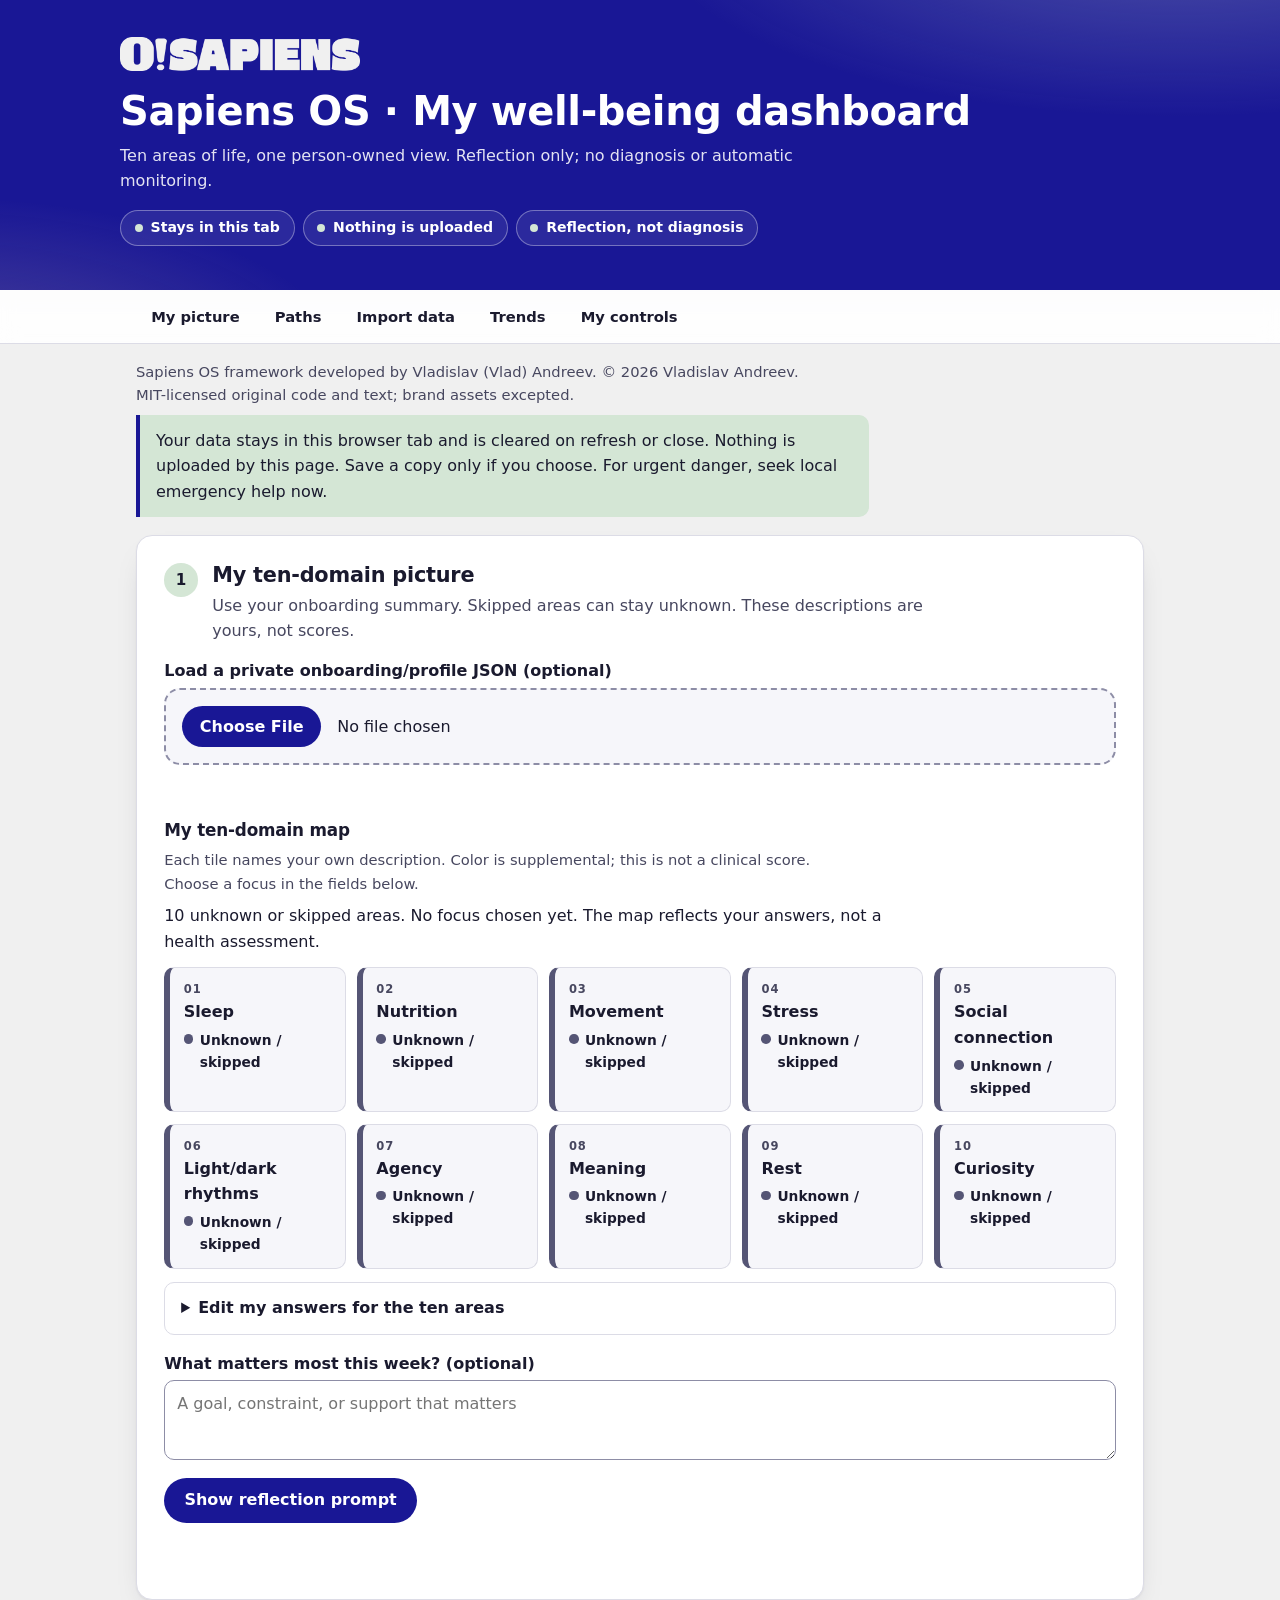
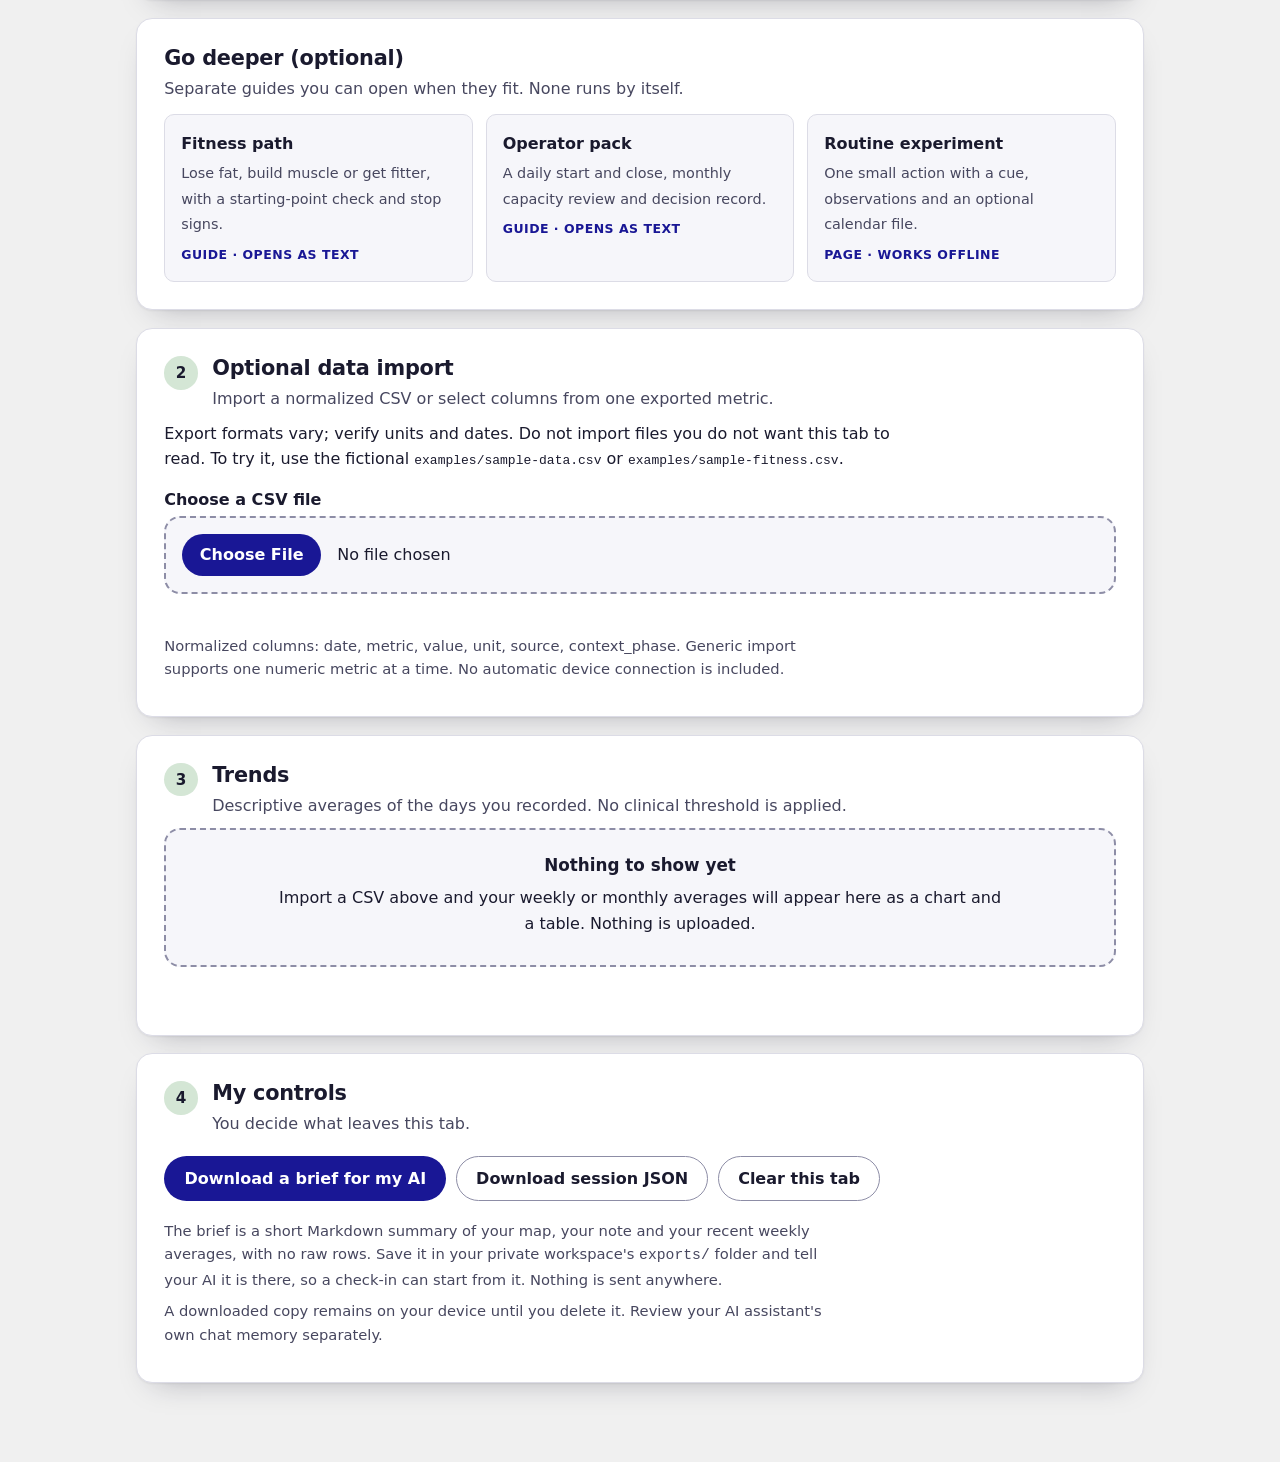
<file: dashboard/index.html>
<!doctype html>
<html lang="en">
<head>
<meta charset="utf-8"><meta name="viewport" content="width=device-width,initial-scale=1">
<meta name="color-scheme" content="light dark">
<title>Sapiens OS · My well-being dashboard</title>
<link rel="stylesheet" href="../assets/theme.css">
<style>
.skip{position:absolute;left:-999px;top:.5rem;background:var(--primary);color:var(--on-primary);padding:.6rem 1rem;border-radius:999px;z-index:20}.skip:focus{left:.5rem}
.chips{display:flex;flex-wrap:wrap;gap:.5rem;list-style:none;padding:0;margin:1rem 0 0}.chips li{display:inline-flex;align-items:center;gap:.5rem;padding:.35rem .85rem;border:1px solid rgba(255,255,255,.35);border-radius:999px;font-size:.88rem;font-weight:600;background:rgba(255,255,255,.08)}.chips li::before{content:"";width:.5rem;height:.5rem;border-radius:50%;background:#D4E6D5}
.topnav{position:sticky;top:0;z-index:10;background:color-mix(in srgb,var(--surface) 88%,transparent);backdrop-filter:saturate(1.4) blur(10px);border-bottom:1px solid var(--border)}.topnav>div{display:flex;gap:.3rem;overflow-x:auto;padding:.5rem 1rem;scrollbar-width:thin}.topnav a{flex:none;text-decoration:none;font-weight:650;font-size:.92rem;padding:.4rem .95rem;border-radius:999px;color:var(--text)}.topnav a:hover{background:var(--hover)}
section[id]{scroll-margin-top:4rem}
.card-head{display:flex;gap:.9rem;align-items:flex-start;margin-bottom:.6rem}.card-head p{margin:.1rem 0 0;color:var(--muted)}.step{flex:none;width:2.1rem;height:2.1rem;border-radius:50%;background:var(--chip-bg);color:var(--chip-text);display:grid;place-items:center;font-weight:800;font-size:.95rem}
.domain-map{display:grid;grid-template-columns:repeat(auto-fit,minmax(168px,1fr));gap:.7rem;list-style:none;padding:0;margin:.8rem 0}
.domain-map li{position:relative;border:1px solid var(--border);border-left:.4rem solid var(--unknown);border-radius:var(--radius-sm);padding:.75rem .85rem .8rem;background:var(--surface-2);min-height:5.2rem}
.domain-map li[data-status=supportive]{border-left-color:var(--ok)}.domain-map li[data-status=mixed]{border-left-color:var(--mixed)}.domain-map li[data-status=difficult]{border-left-color:var(--hard)}.domain-map li[data-status=unknown]{border-left-color:var(--unknown)}
.domain-map .idx{display:block;font-size:.72rem;font-weight:700;letter-spacing:.08em;color:var(--muted)}.domain-map strong{display:block;font-size:1rem;margin:.05rem 0 .25rem}
.domain-map .status{display:flex;align-items:flex-start;gap:.4rem;font-size:.86rem;font-weight:650}.domain-map .status::before{content:"";width:.6rem;height:.6rem;border-radius:50%;background:var(--unknown);flex:none;margin-top:.4em}
.domain-map li[data-status=supportive] .status::before{background:var(--ok)}.domain-map li[data-status=mixed] .status::before{background:var(--mixed)}.domain-map li[data-status=difficult] .status::before{background:var(--hard)}
.domain-map .chip{display:inline-block;margin-top:.45rem;padding:.12rem .6rem;border-radius:999px;background:var(--chip-bg);color:var(--chip-text);font-size:.76rem;font-weight:700}
.domain-map p{margin:.4rem 0 0;font-size:.88rem;color:var(--muted);overflow-wrap:anywhere}
details.edit{border:1px solid var(--border);border-radius:var(--radius-sm);margin:.6rem 0 1rem;background:var(--surface)}details.edit>summary{cursor:pointer;font-weight:700;padding:.8rem 1rem;border-radius:var(--radius-sm)}details.edit[open]>summary{border-bottom:1px solid var(--border)}details.edit>div{padding:.2rem 1rem 1rem}
#domains{display:grid;grid-template-columns:repeat(auto-fit,minmax(270px,1fr));gap:.8rem}#domains fieldset{margin:.4rem 0}
.paths{display:grid;grid-template-columns:repeat(auto-fit,minmax(220px,1fr));gap:.8rem;margin-top:.8rem}.path{display:block;text-decoration:none;border:1px solid var(--border);border-radius:var(--radius-sm);padding:1rem;background:var(--surface-2);transition:transform .12s ease,border-color .12s ease}.path:hover{border-color:var(--accent);transform:translateY(-2px)}.path strong{display:block;margin-bottom:.2rem}.path span{color:var(--muted);font-size:.9rem}.path em{display:block;margin-top:.5rem;font-style:normal;font-size:.78rem;font-weight:700;letter-spacing:.04em;color:var(--accent)}
.empty{border:2px dashed var(--border-strong);border-radius:var(--radius);padding:1.4rem;text-align:center;background:var(--surface-2)}.empty strong{display:block;font-size:1.05rem}.empty p{margin:.4rem auto}
.stats{display:grid;grid-template-columns:repeat(auto-fit,minmax(150px,1fr));gap:.7rem;margin:1rem 0}.stat{border:1px solid var(--border);border-radius:var(--radius-sm);padding:.8rem 1rem;background:var(--surface-2)}.stat span{display:block;font-size:.78rem;font-weight:700;letter-spacing:.05em;text-transform:uppercase;color:var(--muted)}.stat strong{display:block;font-size:1.4rem;line-height:1.25;font-variant-numeric:tabular-nums}.stat small{display:block;color:var(--muted)}
.chart-wrap{border:1px solid var(--border);border-radius:var(--radius-sm);padding:.6rem .6rem .2rem;background:var(--surface);margin:.8rem 0 .4rem}
svg.chart{display:block;width:100%;height:auto}.chart .gl{stroke:var(--border);stroke-width:1}.chart text{fill:var(--muted);font-size:11px;font-family:inherit}.chart .line{fill:none;stroke:var(--accent);stroke-width:2.5;stroke-linejoin:round;stroke-linecap:round}.chart .area{fill:var(--accent);opacity:.09}.chart .dot{fill:var(--accent);stroke:var(--surface);stroke-width:2}.chart .dot.partial{fill:var(--surface);stroke:var(--accent);stroke-width:2.5}.chart .band{fill:var(--band)}
fieldset.cue{background:var(--surface-2)}
#status,#profile-status,#reflection,#cue-result,#summary{min-height:1.5rem}
.actions{display:flex;flex-wrap:wrap}
@media(max-width:560px){.card-head{gap:.6rem}.stat strong{font-size:1.2rem}}
</style>
</head>
<body>
<a class="skip" href="#picture">Skip to the dashboard</a>
<header><div>
<img class="brand-logo" src="../assets/brand/osapiens-grey-logo.png" alt="O!Sapiens" width="800" height="113">
<h1>Sapiens OS · My well-being dashboard</h1>
<p>Ten areas of life, one person-owned view. Reflection only; no diagnosis or automatic monitoring.</p>
<ul class="chips"><li>Stays in this tab</li><li>Nothing is uploaded</li><li>Reflection, not diagnosis</li></ul>
</div></header>
<nav class="topnav" aria-label="Dashboard sections"><div><a href="#picture">My picture</a><a href="#paths">Paths</a><a href="#data">Import data</a><a href="#trends">Trends</a><a href="#controls">My controls</a></div></nav>
<main>
<p class="small muted">Sapiens OS framework developed by Vladislav (Vlad) Andreev. © 2026 Vladislav Andreev. MIT-licensed original code and text; brand assets excepted.</p>
<p class="notice">Your data stays in this browser tab and is cleared on refresh or close. Nothing is uploaded by this page. Save a copy only if you choose. For urgent danger, seek local emergency help now.</p>

<section id="picture" aria-labelledby="domains-title">
<div class="card-head"><span class="step" aria-hidden="true">1</span><div><h2 id="domains-title">My ten-domain picture</h2><p>Use your onboarding summary. Skipped areas can stay unknown. These descriptions are yours, not scores.</p></div></div>
<label for="profile">Load a private onboarding/profile JSON (optional)</label><input id="profile" type="file" accept=".json,application/json"><p id="profile-status" role="status" aria-live="polite"></p>
<h3>My ten-domain map</h3><p class="small muted">Each tile names your own description. Color is supplemental; this is not a clinical score. Choose a focus in the fields below.</p><p id="map-summary" aria-live="polite"></p>
<ul id="domain-map" class="domain-map" aria-label="Ten-domain qualitative map"></ul>
<details class="edit"><summary>Edit my answers for the ten areas</summary><div><div id="domains"></div></div></details>
<label for="note">What matters most this week? (optional)</label><textarea id="note" placeholder="A goal, constraint, or support that matters"></textarea>
<button id="reflect">Show reflection prompt</button><p id="reflection" aria-live="polite"></p>
</section>

<section id="paths" aria-labelledby="paths-title">
<div class="card-head"><div><h2 id="paths-title">Go deeper (optional)</h2><p>Separate guides you can open when they fit. None runs by itself.</p></div></div>
<div class="paths">
<a class="path" href="../docs/paths/FITNESS.md"><strong>Fitness path</strong><span>Lose fat, build muscle or get fitter, with a starting-point check and stop signs.</span><em>GUIDE · OPENS AS TEXT</em></a>
<a class="path" href="../operator/README.md"><strong>Operator pack</strong><span>A daily start and close, monthly capacity review and decision record.</span><em>GUIDE · OPENS AS TEXT</em></a>
<a class="path" href="../habits/index.html"><strong>Routine experiment</strong><span>One small action with a cue, observations and an optional calendar file.</span><em>PAGE · WORKS OFFLINE</em></a>
</div>
</section>

<section id="data" aria-labelledby="data-title">
<div class="card-head"><span class="step" aria-hidden="true">2</span><div><h2 id="data-title">Optional data import</h2><p>Import a normalized CSV or select columns from one exported metric.</p></div></div>
<p>Export formats vary; verify units and dates. Do not import files you do not want this tab to read. To try it, use the fictional <code>examples/sample-data.csv</code> or <code>examples/sample-fitness.csv</code>.</p>
<label for="file">Choose a CSV file</label><input id="file" type="file" accept=".csv,text/csv"><p id="status" role="status" aria-live="polite"></p>
<div id="mapping" class="hidden"><div class="grid"><div><label for="date-col">Date column</label><select id="date-col"></select></div><div><label for="value-col">Numeric value column</label><select id="value-col"></select></div><div><label for="metric-name">Metric name</label><input id="metric-name" value="my_metric"></div><div><label for="unit">Unit</label><input id="unit" placeholder="e.g. hours, steps, bpm"></div><div><label for="source">Source</label><input id="source" placeholder="e.g. Oura Trends"></div><div><label for="phase-col">Optional self-labeled context column</label><select id="phase-col"></select></div></div><button id="add-mapped">Add selected metric</button></div>
<p class="small muted">Normalized columns: date, metric, value, unit, source, context_phase. Generic import supports one numeric metric at a time. No automatic device connection is included.</p>
</section>

<section id="trends" aria-labelledby="trend-title">
<div class="card-head"><span class="step" aria-hidden="true">3</span><div><h2 id="trend-title">Trends</h2><p>Descriptive averages of the days you recorded. No clinical threshold is applied.</p></div></div>
<div id="trend-empty" class="empty"><strong>Nothing to show yet</strong><p>Import a CSV above and your weekly or monthly averages will appear here as a chart and a table. Nothing is uploaded.</p></div>
<div id="trend-filters" class="grid hidden"><div><label for="metric">Metric and unit</label><select id="metric"></select></div><div><label for="trend-source">Data source</label><select id="trend-source"></select></div><div><label for="period">Time view</label><select id="period"><option value="week">Weekly</option><option value="month">Monthly</option></select></div><div><label for="phase">Context filter</label><select id="phase"><option value="all">All self-labeled contexts</option></select></div></div>
<p id="summary" aria-live="polite"></p>
<div id="trend-body" class="hidden">
<div id="stats" class="stats" aria-label="Summary of the selected metric"></div>
<div class="chart-wrap"><div id="chart"></div></div>
<p id="chart-legend" class="small muted"></p>
<div class="scroll"><table><caption>Available observations; averages are descriptive</caption><thead><tr><th scope="col">Period</th><th scope="col">Average</th><th scope="col">Days observed</th><th scope="col">Days in span</th><th scope="col">Source(s)</th></tr></thead><tbody id="trend-rows"></tbody></table></div>
<p class="small muted">Averages use recorded days only. Missing days and a change of device or routine can distort comparisons. The first and last periods may be partial. No clinical threshold is applied.</p>
<fieldset class="cue"><legend>Optional personal review cue</legend><p class="small">Choose your own range for this metric and period. This is a prompt to reflect, never a medical limit. Leave either side blank. It checks two recent periods with enough observed days.</p><div class="grid"><div><label for="lower">Lower bound</label><input id="lower" type="number" step="any"></div><div><label for="upper">Upper bound</label><input id="upper" type="number" step="any"></div></div><button id="review-cue" class="secondary">Check my range</button><p id="cue-result" aria-live="polite"></p></fieldset>
</div>
</section>

<section id="controls" aria-labelledby="control-title">
<div class="card-head"><span class="step" aria-hidden="true">4</span><div><h2 id="control-title">My controls</h2><p>You decide what leaves this tab.</p></div></div>
<div class="actions"><button id="brief">Download a brief for my AI</button><button id="download" class="secondary">Download session JSON</button><button id="clear" class="secondary">Clear this tab</button></div>
<p class="small muted">The brief is a short Markdown summary of your map, your note and your recent weekly averages, with no raw rows. Save it in your private workspace's <code>exports/</code> folder and tell your AI it is there, so a check-in can start from it. Nothing is sent anywhere.</p>
<p class="small muted">A downloaded copy remains on your device until you delete it. Review your AI assistant's own chat memory separately.</p>
</section>
</main>
<script>
'use strict';
const domains=['Sleep','Nutrition','Movement','Stress','Social connection','Light/dark rhythms','Agency','Meaning','Rest','Curiosity'];
const state={rows:[],raw:null,headers:[],domains:{}};
const $=id=>document.getElementById(id);
const text=(id,s)=>$(id).textContent=s;
const escapeCSV=s=>String(s??'').trim();
function parseCSV(src){let rows=[],row=[],field='',quoted=false;for(let i=0;i<src.length;i++){let c=src[i];if(c==='"'){if(quoted&&src[i+1]==='"'){field+='"';i++}else quoted=!quoted}else if(c===','&&!quoted){row.push(field);field=''}else if((c==='\n'||c==='\r')&&!quoted){if(c==='\r'&&src[i+1]==='\n')i++;row.push(field);if(row.some(x=>x!==''))rows.push(row);row=[];field=''}else field+=c}if(quoted)throw Error('Unclosed quoted field');row.push(field);if(row.some(x=>x!==''))rows.push(row);if(!rows.length)throw Error('No CSV rows found');return rows}
function dateOnly(s){const x=String(s??'').trim().slice(0,10);if(!/^\d{4}-\d{2}-\d{2}$/.test(x))return null;const d=new Date(x+'T12:00:00Z');return !isNaN(d)&&d.toISOString().slice(0,10)===x?x:null}
function addRows(records){let valid=0,invalid=0;const keys=new Map(state.rows.map((r,i)=>[`${r.date}|${r.metric}|${r.unit}|${r.source}`,i]));for(const r of records){let date=dateOnly(r.date),value=Number(r.value),metric=escapeCSV(r.metric),unit=escapeCSV(r.unit),source=escapeCSV(r.source)||'unspecified';if(!date||!Number.isFinite(value)||!metric||!unit){invalid++;continue}let item={date,metric,value,unit,source,context_phase:escapeCSV(r.context_phase)||'unknown'};let key=`${date}|${metric}|${unit}|${source}`;if(keys.has(key))state.rows[keys.get(key)]=item;else{keys.set(key,state.rows.length);state.rows.push(item)}valid++}return{valid,invalid}}
const statusLabels={unknown:'Unknown / skipped',supportive:'Working well',mixed:'Mixed',difficult:'Difficult right now'};
function renderMap(){let list=$('domain-map');list.replaceChildren();let focuses=[],unknown=0;domains.forEach((name,index)=>{let d=state.domains[name]||{},status=statusLabels[d.status]?d.status:'unknown';if(status==='unknown')unknown++;if(d.focus)focuses.push(name);let li=document.createElement('li'),idx=document.createElement('span'),strong=document.createElement('strong'),line=document.createElement('span');li.dataset.status=status;idx.className='idx';idx.textContent=String(index+1).padStart(2,'0');strong.textContent=name;line.className='status';line.textContent=statusLabels[status];li.append(idx,strong,line);if(d.focus){let chip=document.createElement('span');chip.className='chip';chip.textContent='My focus';li.append(chip)}if(d.note){let note=document.createElement('p');note.textContent=d.note;li.append(note)}list.append(li)});text('map-summary',`${unknown} unknown or skipped area${unknown===1?'':'s'}. ${focuses.length?'You chose to explore: '+focuses.join(', ')+'.':'No focus chosen yet.'} The map reflects your answers, not a health assessment.`)}
function renderDomains(){let box=$('domains');box.replaceChildren();for(const name of domains){let field=document.createElement('fieldset'),legend=document.createElement('legend'),select=document.createElement('select'),label=document.createElement('label'),input=document.createElement('input'),focusLabel=document.createElement('label'),focus=document.createElement('input');let index=domains.indexOf(name),old=state.domains[name]||{};legend.textContent=name;select.id='d-'+index;select.setAttribute('aria-label',name+' status');for(const [value,labelText] of Object.entries(statusLabels))select.add(new Option(labelText,value));select.value=old.status||'unknown';label.textContent='My observation (optional)';label.htmlFor='n-'+index;input.id=label.htmlFor;input.value=old.note||'';focus.type='checkbox';focus.id='f-'+index;focus.checked=!!old.focus;focusLabel.htmlFor=focus.id;focusLabel.textContent=' I choose to explore this area';focusLabel.prepend(focus);let update=()=>{state.domains[name]={status:select.value,note:input.value,focus:focus.checked};renderMap()};for(const [el,event] of [[select,'change'],[input,'input'],[focus,'change']])el.addEventListener(event,update);field.append(legend,select,label,input,focusLabel);box.append(field)}renderMap()}
function reflect(){let focus=domains.filter(x=>state.domains[x]?.focus),message=focus.length?`You chose ${focus.join(', ')}. What makes ${focus.length===1?'this area':'these areas'} important now, what supports you, and what is one feasible next step or support option?`:'Which area, if any, matters to you most right now? You can choose a focus above, or choose no action.';text('reflection',message+' You decide what the map means; it is not a health assessment.')}
function options(sel,values){let previous=sel.value;sel.replaceChildren();for(const [v,label] of values)sel.add(new Option(label,v));if(values.some(x=>x[0]===previous))sel.value=previous}
function renderMetrics(){let combos=[...new Set(state.rows.map(r=>r.metric+'|'+r.unit))].sort();options($('metric'),combos.length?combos.map(x=>[x,x.replace('|',' · ')]):[['','No data yet']]);let phases=[...new Set(state.rows.map(r=>r.context_phase))].filter(x=>x!=='unknown').sort();options($('phase'),[['all','All self-labeled contexts'],...phases.map(x=>[x,x])]);renderSources()}
function renderSources(){let chosen=$('metric').value;let sources=[...new Set(state.rows.filter(r=>r.metric+'|'+r.unit===chosen).map(r=>r.source))].sort();options($('trend-source'),sources.length?sources.map(x=>[x,x]):[['','No source']]);renderTrends()}
function periodKey(date,mode){if(mode==='month')return date.slice(0,7);let d=new Date(date+'T12:00:00Z'),day=(d.getUTCDay()+6)%7;d.setUTCDate(d.getUTCDate()-day);return d.toISOString().slice(0,10)}
const fmt=v=>Number(v.toFixed(2));
function renderTrends(){const chosen=$('metric').value,source=$('trend-source').value,phase=$('phase').value,mode=$('period').value,body=$('trend-rows');body.replaceChildren();const hasData=state.rows.length>0;$('trend-empty').classList.toggle('hidden',hasData);$('trend-filters').classList.toggle('hidden',!hasData);let rows=state.rows.filter(r=>r.metric+'|'+r.unit===chosen&&r.source===source&&(phase==='all'||r.context_phase===phase));$('trend-body').classList.toggle('hidden',!rows.length);if(!rows.length){text('summary',hasData?'No observations for this selection. Missing data cannot establish that everything is well.':'');return}let groups=new Map();for(const r of rows){let key=periodKey(r.date,mode);if(!groups.has(key))groups.set(key,[]);groups.get(key).push(r)}let sorted=[...groups].sort((a,b)=>a[0].localeCompare(b[0])),points=[];for(const [key,items] of sorted){let unique=new Map(items.map(x=>[x.date+'|'+x.source,x]));let values=[...unique.values()],days=new Set(values.map(x=>x.date)),avg=values.reduce((n,x)=>n+x.value,0)/values.length;let span=mode==='month'?new Date(Number(key.slice(0,4)),Number(key.slice(5,7)),0).getDate():7;let sources=[...new Set(items.map(x=>x.source))];points.push({key,avg,days:days.size,span,unit:items[0].unit});let tr=document.createElement('tr');for(const value of [key,`${fmt(avg)} ${items[0].unit}`,String(days.size),String(span),sources.join(', ')]){let td=document.createElement('td');td.textContent=value;tr.append(td)}body.append(tr)}let last=sorted.at(-1),sources=[...new Set(rows.map(x=>x.source))];text('summary',`${rows.length} observations across ${sorted.length} ${mode==='week'?'weeks':'months'}. Latest period begins ${last[0]}. Source${sources.length===1?'':'s'}: ${sources.join(', ')}. Review your context before interpreting a change.`);renderStats(rows,points,mode);renderChart(points,mode)}
function renderStats(rows,points,mode){const box=$('stats'),last=points.at(-1),unitWord=mode==='week'?'week':'month';box.replaceChildren();for(const [label,value,note] of [['Observations',String(rows.length),''],[mode==='week'?'Weeks with data':'Months with data',String(points.length),''],['Latest average',`${fmt(last.avg)} ${last.unit}`,(mode==='week'?'week of ':'')+last.key],['Days observed',`${last.days} of ${last.span}`,'in the latest '+unitWord]]){let box1=document.createElement('div'),a=document.createElement('span'),b=document.createElement('strong');box1.className='stat';a.textContent=label;b.textContent=value;box1.append(a,b);if(note){let s=document.createElement('small');s.textContent=note;box1.append(s)}box.append(box1)}}
function renderChart(points,mode){const host=$('chart'),ns='http://www.w3.org/2000/svg',W=640,H=230,L=54,R=16,T=14,B=40,need=mode==='week'?3:10,unit=points[0].unit;host.replaceChildren();const mk=(tag,attrs,txt)=>{let e=document.createElementNS(ns,tag);for(const k in attrs)e.setAttribute(k,attrs[k]);if(txt!==undefined)e.textContent=txt;return e};const vals=points.map(p=>p.avg),min=Math.min(...vals),max=Math.max(...vals);let lo=min,hi=max,pad=hi===lo?Math.max(Math.abs(hi)*.1,1):(hi-lo)*.2;lo-=pad;hi+=pad;const x=i=>points.length===1?L+(W-L-R)/2:L+i*(W-L-R)/(points.length-1),y=v=>T+(hi-v)*(H-T-B)/(hi-lo),label=$('metric').selectedOptions[0]?.textContent||'metric',svg=mk('svg',{viewBox:`0 0 ${W} ${H}`,class:'chart',role:'img','aria-labelledby':'chart-name chart-desc'});svg.append(mk('title',{id:'chart-name'},`${label}: ${mode==='week'?'weekly':'monthly'} averages`),mk('desc',{id:'chart-desc'},`${points.length} period${points.length===1?'':'s'} from ${points[0].key} to ${points.at(-1).key}. Lowest average ${fmt(min)} ${unit}, highest ${fmt(max)} ${unit}, latest ${fmt(points.at(-1).avg)} ${unit}. The table below lists the same values.`));const lowV=$('lower').value,highV=$('upper').value;let band=false;if(lowV!==''||highV!==''){let clamp=v=>Math.min(Math.max(v,T),H-B),top=highV===''?T:clamp(y(Number(highV))),bottom=lowV===''?H-B:clamp(y(Number(lowV)));if(bottom>top){svg.append(mk('rect',{class:'band',x:L,y:top,width:W-L-R,height:bottom-top}));band=true}}for(const v of [...new Set([max,(max+min)/2,min].map(fmt))])svg.append(mk('line',{class:'gl',x1:L,x2:W-R,y1:y(v),y2:y(v)}),mk('text',{x:L-8,y:y(v)+4,'text-anchor':'end'},String(v)));svg.append(mk('line',{class:'gl',x1:L,x2:W-R,y1:H-B,y2:H-B}));const pts=points.map((p,i)=>[x(i),y(p.avg)]);if(points.length>1){svg.append(mk('path',{class:'area',d:`M${pts[0][0]},${H-B} `+pts.map(p=>`L${p[0]},${p[1]}`).join(' ')+` L${pts.at(-1)[0]},${H-B} Z`}),mk('path',{class:'line',d:pts.map((p,i)=>`${i?'L':'M'}${p[0]},${p[1]}`).join(' ')}))}points.forEach((p,i)=>{let c=mk('circle',{class:'dot'+(p.days<need?' partial':''),cx:pts[i][0],cy:pts[i][1],r:5});c.append(mk('title',{},`${p.key}: ${fmt(p.avg)} ${unit}, ${p.days} of ${p.span} days observed`));svg.append(c)});const marks=points.length===1?[0]:points.length<5?[0,points.length-1]:[0,Math.floor((points.length-1)/2),points.length-1];for(const i of marks)svg.append(mk('text',{x:x(i),y:H-16,'text-anchor':points.length===1?'middle':i===0?'start':i===points.length-1?'end':'middle'},points[i].key));host.append(svg);const notes=[];if(points.some(p=>p.days<need))notes.push(`Hollow dots: fewer than ${need} observed days in that ${mode==='week'?'week':'month'}, so treat that average with care.`);if(band)notes.push('Shaded band: your own range, not a medical limit.');notes.push('Dots show averages of recorded days only.');text('chart-legend',notes.join(' '))}
$('profile').addEventListener('change',async e=>{let file=e.target.files[0];if(!file)return;if(file.size>500000){text('profile-status','Profile exceeds 500 KB.');return}try{let data=JSON.parse(await file.text()),incoming=data.domains||{};for(const name of domains){let d=incoming[name];if(d&&['unknown','supportive','mixed','difficult'].includes(d.status))state.domains[name]={status:d.status,note:String(d.note||'').slice(0,1000),focus:d.focus===true}}$('note').value=String(data.note||'').slice(0,2000);renderDomains();text('profile-status','Loaded the ten-domain profile in this tab only. Review and correct every field.')}catch(err){text('profile-status','Could not read profile JSON: '+err.message)}});
$('file').addEventListener('change',async e=>{let file=e.target.files[0];if(!file)return;if(file.size>20_000_000){text('status','File exceeds 20 MB; select a smaller export.');return}try{let grid=parseCSV(await file.text());state.headers=grid.shift().map(x=>x.trim().replace(/^\uFEFF/,''));state.raw=grid;let h=state.headers;if(h.every(x=>['date','metric','value','unit','source','context_phase'].includes(x))&&['date','metric','value','unit'].every(x=>h.includes(x))){let result=addRows(grid.map(row=>Object.fromEntries(h.map((name,i)=>[name,row[i]]))));text('status',`Imported ${result.valid} valid rows; skipped ${result.invalid}. Kept in this tab only.`);$('mapping').classList.add('hidden');renderMetrics()}else{for(const id of ['date-col','value-col','phase-col'])options($(id),[...(id==='phase-col'?[['','None']]:[]),...h.map((x,i)=>[String(i),x||`Column ${i+1}`])]);let dateIndex=h.findIndex(x=>/date|day/i.test(x));if(dateIndex>=0)$('date-col').value=String(dateIndex);$('mapping').classList.remove('hidden');text('status',`Read ${grid.length} rows. Choose a date and one numeric metric, then add it.`)}}catch(err){text('status','Could not parse CSV: '+err.message)}});
$('add-mapped').addEventListener('click',()=>{if(!state.raw)return;let di=Number($('date-col').value),vi=Number($('value-col').value),pi=$('phase-col').value,metric=$('metric-name').value.trim(),unit=$('unit').value.trim(),source=$('source').value.trim();if(!metric||!unit||!source||di===vi){text('status','Enter metric, unit, source and distinct date/value columns.');return}let result=addRows(state.raw.map(row=>({date:row[di],value:row[vi],metric,unit,source,context_phase:pi===''?'':row[Number(pi)]})));text('status',`Added ${result.valid} valid rows; skipped ${result.invalid}. Verify the unit and date mapping.`);renderMetrics()});
$('metric').addEventListener('change',renderSources);for(const id of ['trend-source','period','phase'])$(id).addEventListener('change',renderTrends);for(const id of ['lower','upper'])$(id).addEventListener('input',renderTrends);
$('reflect').addEventListener('click',reflect);
$('review-cue').addEventListener('click',()=>{let low=$('lower').value,high=$('upper').value;if(low===''&&high===''){text('cue-result','Choose at least one bound, or leave this feature off.');return}if(low!==''&&high!==''&&Number(low)>Number(high)){text('cue-result','Lower bound must not exceed upper bound.');return}let chosen=$('metric').value,source=$('trend-source').value,phase=$('phase').value,mode=$('period').value,groups=new Map();for(const r of state.rows.filter(r=>r.metric+'|'+r.unit===chosen&&r.source===source&&(phase==='all'||r.context_phase===phase))){let key=periodKey(r.date,mode);if(!groups.has(key))groups.set(key,new Map());groups.get(key).set(r.date+'|'+r.source,r)}let adequate=[...groups].sort((a,b)=>a[0].localeCompare(b[0])).map(([key,map])=>({key,rows:[...map.values()]})).filter(x=>new Set(x.rows.map(r=>r.date)).size>=(mode==='week'?3:10));if(adequate.length<2){text('cue-result','Not enough observed days in two periods for this optional review cue. Missing data is not reassurance.');return}let recent=adequate.slice(-2),outside=recent.map(g=>{let avg=g.rows.reduce((sum,r)=>sum+r.value,0)/g.rows.length;return(low!==''&&avg<Number(low))||(high!==''&&avg>Number(high))});text('cue-result',outside.every(Boolean)?`Both recent sufficiently observed periods (${recent.map(x=>x.key).join(' and ')}) fall outside your chosen range. Review context and what matters to you; this is not a diagnosis or urgent alert.`:'Your chosen range was not exceeded in both recent sufficiently observed periods. This does not establish health or safety.')});
$('clear').addEventListener('click',()=>{state.rows=[];state.raw=null;state.headers=[];state.domains={};$('file').value='';$('profile').value='';$('note').value='';$('lower').value='';$('upper').value='';text('cue-result','');text('profile-status','');$('mapping').classList.add('hidden');text('status','Cleared this tab.');text('reflection','');renderDomains();renderMetrics()});
$('download').addEventListener('click',()=>{let payload={schema:'sapiens-os-session-v1',exported_at:new Date().toISOString(),domains:state.domains,note:$('note').value,observations:state.rows};let blob=new Blob([JSON.stringify(payload,null,2)],{type:'application/json'}),url=URL.createObjectURL(blob),a=document.createElement('a');a.href=url;a.download='sapiens-os-private-session.json';a.click();setTimeout(()=>URL.revokeObjectURL(url),1000)});
function buildBrief(){const day=new Date().toISOString().slice(0,10),flat=s=>String(s).replace(/\s+/g,' ').trim(),L=['# Sapiens OS brief for my AI assistant','',`Created ${day} from my local dashboard. These are my own descriptions and descriptive averages. They are not scores, diagnoses or predictions. Anything marked unknown is unknown, not fine.`,'','## My ten-domain picture'];for(const name of domains){const d=state.domains[name]||{},s=statusLabels[d.status]?d.status:'unknown';L.push(`- ${name}: ${statusLabels[s]}${d.focus?' (my focus)':''}${d.note?'. '+flat(d.note):''}`)}const note=flat($('note').value);if(note)L.push('','## What matters most this week',note);L.push('','## Data I imported');const combos=new Map();for(const r of state.rows){const k=r.metric+'|'+r.unit+'|'+r.source;if(!combos.has(k))combos.set(k,[]);combos.get(k).push(r)}if(!combos.size)L.push('None.');for(const [k,rows] of [...combos].sort()){const [metric,unit,source]=k.split('|'),dates=[...new Set(rows.map(r=>r.date))].sort(),weeks=new Map();for(const r of rows){const w=periodKey(r.date,'week');if(!weeks.has(w))weeks.set(w,new Map());weeks.get(w).set(r.date,r.value)}const recent=[...weeks].sort((a,b)=>a[0].localeCompare(b[0])).slice(-4).map(([w,m])=>{const v=[...m.values()];return `week of ${w}: ${fmt(v.reduce((a,b)=>a+b,0)/v.length)} ${unit} (${v.length} of 7 days)`});L.push(`- ${metric} (${unit}), source ${source}: ${dates.length} observed days from ${dates[0]} to ${dates.at(-1)}. Latest weeks: ${recent.join('; ')}.`)}L.push('','## Notes for the AI','- Read this as context, not a verdict. Ask me what fits before interpreting.','- Cite dates when you refer to it. Do not infer anything from days that are missing.','- I decide what to try, keep or stop.');return L.join('\n')+'\n'}
$('brief').addEventListener('click',()=>{let blob=new Blob([buildBrief()],{type:'text/markdown'}),url=URL.createObjectURL(blob),a=document.createElement('a');a.href=url;a.download='brief-'+new Date().toISOString().slice(0,10)+'.md';a.click();setTimeout(()=>URL.revokeObjectURL(url),1000)});
renderDomains();renderMetrics();
</script>
</body></html>
</file>
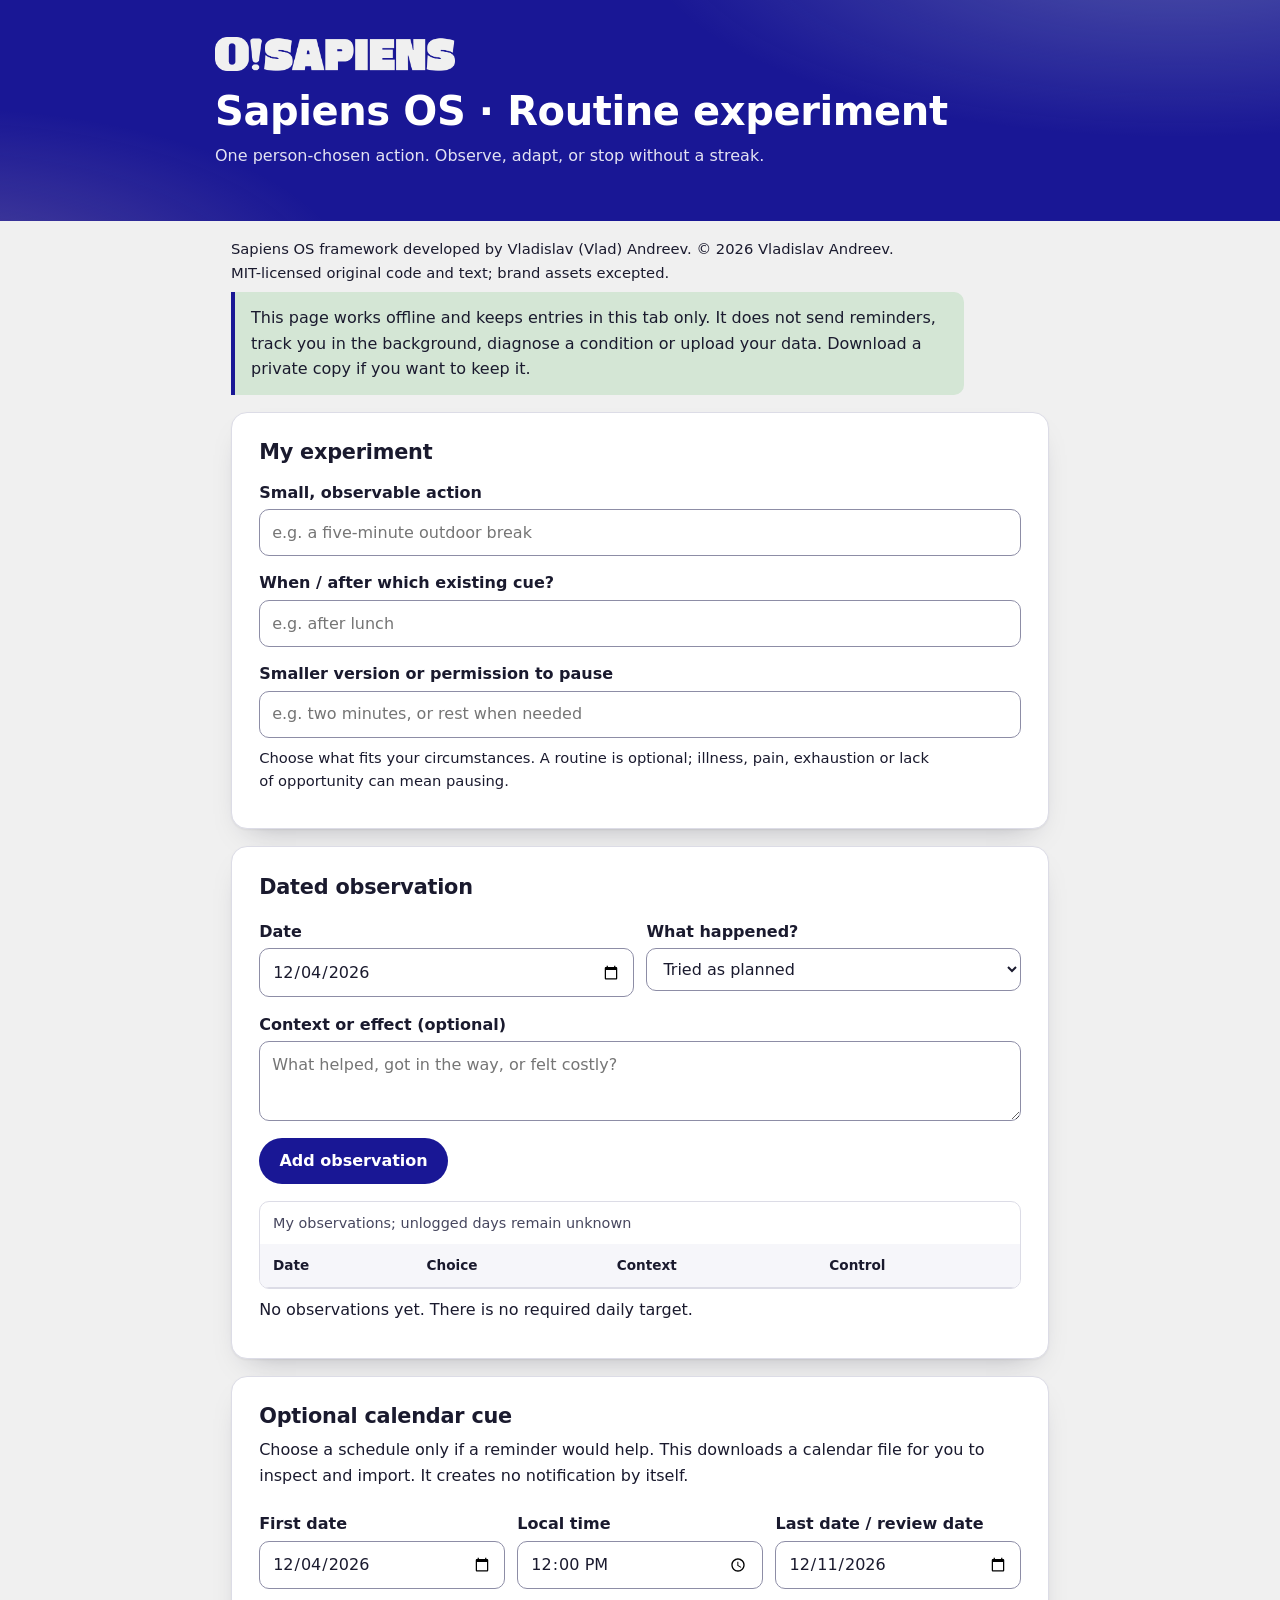
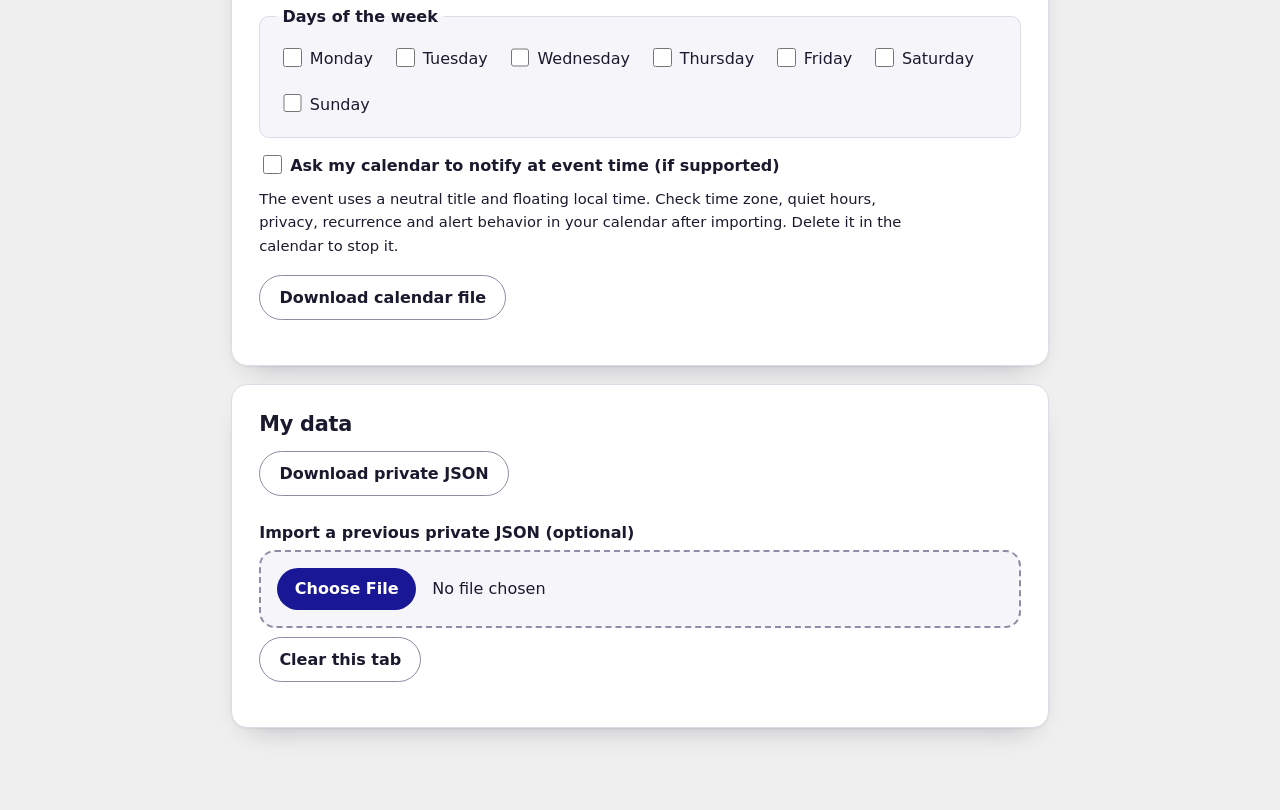
<file: habits/index.html>
<!doctype html>
<html lang="en"><head><meta charset="utf-8"><meta name="color-scheme" content="light dark"><meta name="viewport" content="width=device-width,initial-scale=1"><title>Sapiens OS · Routine experiment</title>
<link rel="stylesheet" href="../assets/theme.css"><style>:root{--w:850px}</style></head><body>
<header><div><img src="../assets/brand/osapiens-grey-logo.png" alt="O!Sapiens" width="800" height="113"><h1>Sapiens OS · Routine experiment</h1><p>One person-chosen action. Observe, adapt, or stop without a streak.</p></div></header>
<main><p class="small">Sapiens OS framework developed by Vladislav (Vlad) Andreev. © 2026 Vladislav Andreev. MIT-licensed original code and text; brand assets excepted.</p><p class="notice">This page works offline and keeps entries in this tab only. It does not send reminders, track you in the background, diagnose a condition or upload your data. Download a private copy if you want to keep it.</p>
<section aria-labelledby="plan-title"><h2 id="plan-title">My experiment</h2><label for="action">Small, observable action</label><input id="action" type="text" maxlength="180" placeholder="e.g. a five-minute outdoor break"><label for="cue">When / after which existing cue?</label><input id="cue" type="text" maxlength="180" placeholder="e.g. after lunch"><label for="fallback">Smaller version or permission to pause</label><input id="fallback" type="text" maxlength="180" placeholder="e.g. two minutes, or rest when needed"><p class="small">Choose what fits your circumstances. A routine is optional; illness, pain, exhaustion or lack of opportunity can mean pausing.</p></section>
<section aria-labelledby="log-title"><h2 id="log-title">Dated observation</h2><div class="grid"><div><label for="date">Date</label><input id="date" type="date"></div><div><label for="choice">What happened?</label><select id="choice"><option value="done">Tried as planned</option><option value="adapted">Adapted</option><option value="skipped">Chose to skip</option><option value="no-opportunity">Cue or opportunity did not occur</option></select></div></div><label for="context">Context or effect (optional)</label><textarea id="context" maxlength="500" placeholder="What helped, got in the way, or felt costly?"></textarea><button id="add">Add observation</button><p id="log-status" role="status" aria-live="polite"></p><div class="scroll"><table><caption>My observations; unlogged days remain unknown</caption><thead><tr><th scope="col">Date</th><th scope="col">Choice</th><th scope="col">Context</th><th scope="col">Control</th></tr></thead><tbody id="entries"></tbody></table></div><p id="reflection">No observations yet. There is no required daily target.</p></section>
<section aria-labelledby="reminder-title"><h2 id="reminder-title">Optional calendar cue</h2><p>Choose a schedule only if a reminder would help. This downloads a calendar file for you to inspect and import. It creates no notification by itself.</p><div class="grid"><div><label for="start">First date</label><input id="start" type="date"></div><div><label for="time">Local time</label><input id="time" type="time" value="12:00"></div><div><label for="until">Last date / review date</label><input id="until" type="date"></div></div><fieldset><legend>Days of the week</legend><div class="days"><label><input type="checkbox" name="day" value="MO"> Monday</label><label><input type="checkbox" name="day" value="TU"> Tuesday</label><label><input type="checkbox" name="day" value="WE"> Wednesday</label><label><input type="checkbox" name="day" value="TH"> Thursday</label><label><input type="checkbox" name="day" value="FR"> Friday</label><label><input type="checkbox" name="day" value="SA"> Saturday</label><label><input type="checkbox" name="day" value="SU"> Sunday</label></div></fieldset><label><input id="alarm" type="checkbox"> Ask my calendar to notify at event time (if supported)</label><p class="small">The event uses a neutral title and floating local time. Check time zone, quiet hours, privacy, recurrence and alert behavior in your calendar after importing. Delete it in the calendar to stop it.</p><button id="calendar" class="secondary">Download calendar file</button><p id="calendar-status" role="status" aria-live="polite"></p></section>
<section aria-labelledby="control-title"><h2 id="control-title">My data</h2><button id="save" class="secondary">Download private JSON</button><label for="load">Import a previous private JSON (optional)</label><input id="load" type="file" accept="application/json,.json"><button id="clear" class="secondary">Clear this tab</button><p id="data-status" role="status" aria-live="polite"></p></section>
</main><script>
'use strict';
const $=id=>document.getElementById(id),state={entries:[]};
const localDate=()=>{let d=new Date(),offset=d.getTimezoneOffset()*60000;return new Date(d.getTime()-offset).toISOString().slice(0,10)};
const validDate=s=>/^\d{4}-\d{2}-\d{2}$/.test(s)&&!isNaN(new Date(s+'T12:00:00Z'))&&new Date(s+'T12:00:00Z').toISOString().slice(0,10)===s;
const labels={done:'Tried as planned',adapted:'Adapted',skipped:'Chose to skip','no-opportunity':'No opportunity'};
function render(){let body=$('entries');body.replaceChildren();for(let entry of [...state.entries].sort((a,b)=>b.date.localeCompare(a.date))){let row=document.createElement('tr');for(let value of [entry.date,labels[entry.choice],entry.context]){let cell=document.createElement('td');cell.textContent=value;row.append(cell)}let cell=document.createElement('td'),button=document.createElement('button');button.className='secondary';button.textContent='Remove';button.setAttribute('aria-label','Remove observation for '+entry.date);button.onclick=()=>{state.entries=state.entries.filter(x=>x!==entry);render()};cell.append(button);row.append(cell);body.append(row)}$('reflection').textContent=state.entries.length?`${state.entries.length} dated observation${state.entries.length===1?'':'s'}. At review, ask whether your cue happened, how the action felt, and whether to keep, adapt, pause or stop. Unlogged dates are unknown.`:'No observations yet. There is no required daily target.'}
function download(name,mime,content){let url=URL.createObjectURL(new Blob([content],{type:mime})),link=document.createElement('a');link.href=url;link.download=name;link.click();setTimeout(()=>URL.revokeObjectURL(url),2000)}
function clean(s,max){return String(s||'').slice(0,max)}
$('add').onclick=()=>{let date=$('date').value,choice=$('choice').value;if(!validDate(date)||!labels[choice]){$('log-status').textContent='Choose a valid date and observation.';return}state.entries=state.entries.filter(x=>x.date!==date);state.entries.push({date,choice,context:clean($('context').value,500)});$('context').value='';$('log-status').textContent='Saved in this tab for '+date+'. Download a copy if you want to keep it.';render()};
$('save').onclick=()=>{let payload={schema:'sapiens-os-habit-v1',exported_at:new Date().toISOString(),plan:{action:$('action').value,cue:$('cue').value,fallback:$('fallback').value},entries:state.entries};download('sapiens-os-private-habit.json','application/json',JSON.stringify(payload,null,2));$('data-status').textContent='Downloaded a private copy. Store it somewhere you control.'};
$('load').onchange=async e=>{let f=e.target.files[0];if(!f)return;if(f.size>500000){$('data-status').textContent='File exceeds 500 KB.';return}try{let p=JSON.parse(await f.text());if(p.schema!=='sapiens-os-habit-v1'||!Array.isArray(p.entries)||p.entries.length>1000)throw Error('Unsupported format');let entries=[];for(let x of p.entries){if(!validDate(x.date)||!labels[x.choice])throw Error('Invalid observation');entries.push({date:x.date,choice:x.choice,context:clean(x.context,500)})}state.entries=entries;for(let id of ['action','cue','fallback'])$(id).value=clean(p.plan?.[id],180);render();$('data-status').textContent='Loaded into this tab only; review and correct the entries.'}catch(err){$('data-status').textContent='Could not load file: '+err.message}};
$('clear').onclick=()=>{state.entries=[];for(let id of ['action','cue','fallback','context'])$(id).value='';$('load').value='';$('log-status').textContent='';$('data-status').textContent='Cleared this tab. Previously downloaded files or imported calendar events are separate.';render()};
$('calendar').onclick=()=>{let start=$('start').value,until=$('until').value,time=$('time').value,days=[...document.querySelectorAll('input[name=day]:checked')].map(x=>x.value);if(!validDate(start)||!validDate(until)||until<start||!/^([01]\d|2[0-3]):[0-5]\d$/.test(time)||!days.length){$('calendar-status').textContent='Choose valid first and last dates, local time, and at least one day.';return}let found=false,probe=new Date(start+'T12:00:00Z'),last=new Date(until+'T12:00:00Z'),week=['SU','MO','TU','WE','TH','FR','SA'];for(let n=0;n<7&&probe<=last;n++,probe.setUTCDate(probe.getUTCDate()+1)){if(days.includes(week[probe.getUTCDay()]))found=true}if(!found){$('calendar-status').textContent='Select at least one weekday between the first and last dates.';return}let from=start.replaceAll('-','')+'T'+time.replace(':','')+'00',end=until.replaceAll('-','')+'T235959',stamp=new Date().toISOString().replace(/[-:]/g,'').replace(/\.\d{3}/,'');let uid='sapiens-os-'+stamp+'-'+Math.random().toString(36).slice(2)+'@local';let lines=['BEGIN:VCALENDAR','VERSION:2.0','PRODID:-//Sapiens OS//Routine Experiment//EN','BEGIN:VEVENT','UID:'+uid,'DTSTAMP:'+stamp,'DTSTART:'+from,'DURATION:PT15M','RRULE:FREQ=WEEKLY;BYDAY='+days.join(',')+';UNTIL='+end,'SUMMARY:My chosen pause','DESCRIPTION:Review whether this cue still helps. Change or delete it in your calendar.','CLASS:PRIVATE'];if($('alarm').checked)lines.push('BEGIN:VALARM','ACTION:DISPLAY','DESCRIPTION:Your chosen pause is available','TRIGGER:PT0M','END:VALARM');lines.push('END:VEVENT','END:VCALENDAR');download('sapiens-os-optional-cue.ics','text/calendar',lines.join('\r\n')+'\r\n');$('calendar-status').textContent='Calendar file downloaded. Import and verify recurrence, local time, privacy and notifications in your calendar. The event is not active until you import it.'};
$('date').value=localDate();$('start').value=localDate();let d=new Date();d.setDate(d.getDate()+7);let offset=d.getTimezoneOffset()*60000;$('until').value=new Date(d.getTime()-offset).toISOString().slice(0,10);render();
</script></body></html>
</file>
<file: assets/theme.css>
/* Sapiens OS shared page theme for the local dashboard and routine starter.
   A plain local stylesheet: no remote fonts, scripts, images or analytics.
   Tokens follow docs/BRANDING.md (O! Blue, Soft Sand, Sage Green, Near White, Dark Text);
   neutrals and the dark-mode values are derived from them. Montserrat is used only if installed. */

:root {
  color-scheme: light dark;
  --blue: #191795;
  --sand: #EACEAC;
  --sage: #D4E6D5;
  --near-white: #F0F0F0;
  --ink: #1A1A2E;

  --bg: #F0F0F0;
  --surface: #FFFFFF;
  --surface-2: #F6F6FA;
  --text: #1A1A2E;
  --muted: #47475f;
  --border: #dcdce6;
  --border-strong: #8d8da6;
  --hover: #E6EFE7;

  --primary: #191795;
  --on-primary: #FFFFFF;
  --accent: #191795;
  --focus: #b65300;

  --chip-bg: #D4E6D5;
  --chip-text: #1A1A2E;
  --callout-bg: #D4E6D5;
  --callout-bar: #191795;
  --callout-text: #1A1A2E;
  --warn-bg: #fff2e5;
  --warn-bar: #ab5200;
  --band: rgba(212, 230, 213, .75);

  --ok: #1f6b46;
  --mixed: #8a5200;
  --hard: #9e2d2d;
  --unknown: #555575;

  --radius: 16px;
  --radius-sm: 10px;
  --shadow: 0 1px 2px rgba(26, 26, 46, .06), 0 14px 30px -18px rgba(26, 26, 46, .35);

  font-family: Montserrat, "Segoe UI", system-ui, -apple-system, "Helvetica Neue", Arial, sans-serif;
}

@media screen and (prefers-color-scheme: dark) {
  :root {
    --bg: #1A1A2E;
    --surface: #24243f;
    --surface-2: #2c2c4a;
    --text: #F0F0F0;
    --muted: #c4c4d8;
    --border: #3b3b5e;
    --border-strong: #7c7ca0;
    --hover: #34345a;

    --primary: #EACEAC;
    --on-primary: #1A1A2E;
    --accent: #EACEAC;
    --focus: #EACEAC;

    --chip-bg: #EACEAC;
    --chip-text: #1A1A2E;
    --callout-bg: rgba(212, 230, 213, .14);
    --callout-bar: #D4E6D5;
    --callout-text: #F0F0F0;
    --warn-bg: rgba(255, 190, 120, .14);
    --warn-bar: #f0b45a;
    --band: rgba(212, 230, 213, .22);

    --ok: #7fd6a8;
    --mixed: #f0b45a;
    --hard: #f59a9a;
    --unknown: #b4b4d2;

    --shadow: 0 1px 2px rgba(0, 0, 0, .3), 0 14px 30px -18px rgba(0, 0, 0, .6);
  }
}

* { box-sizing: border-box; }
html { scroll-behavior: smooth; }
body {
  margin: 0;
  background: var(--bg);
  color: var(--text);
  line-height: 1.6;
  -webkit-font-smoothing: antialiased;
}

h1, h2, h3 { line-height: 1.2; letter-spacing: -.01em; }
h1 { font-size: clamp(1.7rem, 4.2vw, 2.5rem); margin: .3rem 0 .4rem; font-weight: 800; }
h2 { font-size: 1.3rem; margin: 0 0 .3rem; font-weight: 700; }
h3 { font-size: 1.05rem; margin: 1.4rem 0 .35rem; }
p { max-width: 72ch; margin: .5rem 0; }
a { color: inherit; text-underline-offset: .2em; }

/* Layout */
header { color: #fff; }
header > div, main, .topnav > div { max-width: var(--w, 1040px); margin: 0 auto; }
header {
  background:
    radial-gradient(900px 340px at 92% -30%, rgba(212, 230, 213, .30), transparent 60%),
    radial-gradient(700px 300px at -5% 130%, rgba(234, 206, 172, .26), transparent 60%),
    #191795;
  padding: clamp(1.3rem, 4vw, 2.3rem) 1rem clamp(1.6rem, 5vw, 2.8rem);
}
header .brand-logo, header img { display: block; width: min(240px, 70vw); height: auto; margin: 0 0 1rem; }
header p { color: rgba(255, 255, 255, .88); }
main { padding: .5rem 1rem 4rem; }

section, .card {
  background: var(--surface);
  border: 1px solid var(--border);
  border-radius: var(--radius);
  padding: clamp(1rem, 2.6vw, 1.7rem);
  margin: 1.1rem 0;
  box-shadow: var(--shadow);
}

/* Form controls */
label { display: block; font-weight: 650; margin: .9rem 0 .25rem; }
input, select, textarea, button { font: inherit; max-width: 100%; }
input, select, textarea {
  color: var(--text);
  background: var(--surface);
  border: 1px solid var(--border-strong);
  border-radius: var(--radius-sm);
  padding: .6rem .75rem;
  min-height: 2.6rem;
}
input:not([type=checkbox]):not([type=file]), select { width: 100%; }
textarea { width: 100%; min-height: 5rem; resize: vertical; }
input[type=checkbox] { width: 1.15rem; height: 1.15rem; min-height: 0; padding: 0; accent-color: var(--primary); vertical-align: -.15em; }
input[type=file] {
  width: 100%;
  padding: 1rem;
  border: 2px dashed var(--border-strong);
  background: var(--surface-2);
  border-radius: var(--radius);
}
input[type=file]::file-selector-button {
  font: inherit; font-weight: 600; margin-right: 1rem; padding: .5rem 1.1rem;
  border-radius: 999px; border: 0; background: var(--primary); color: var(--on-primary); cursor: pointer;
}

button {
  font-weight: 650;
  min-height: 2.6rem;
  padding: .55rem 1.2rem;
  margin: .6rem .6rem .6rem 0;
  background: var(--primary);
  color: var(--on-primary);
  border: 1px solid transparent;
  border-radius: 999px;
  cursor: pointer;
  transition: transform .12s ease, box-shadow .12s ease, background-color .12s ease;
}
button:hover { box-shadow: 0 8px 18px -10px var(--primary); }
button:active { transform: translateY(1px); }
button.secondary { background: transparent; color: var(--text); border-color: var(--border-strong); }
button.secondary:hover { background: var(--hover); box-shadow: none; }

:focus-visible { outline: 3px solid var(--focus); outline-offset: 3px; }

fieldset { border: 1px solid var(--border); border-radius: var(--radius-sm); padding: .8rem 1rem 1rem; margin: .9rem 0; background: var(--surface-2); }
legend { font-weight: 700; padding: 0 .4rem; }

/* Messages */
.small { font-size: .92rem; }
.muted { color: var(--muted); }
.notice, .warn { padding: .8rem 1rem; border-left: 4px solid var(--callout-bar); border-radius: 0 var(--radius-sm) var(--radius-sm) 0; background: var(--callout-bg); color: var(--callout-text); }
.warn { background: var(--warn-bg); border-left-color: var(--warn-bar); }
.hidden { display: none !important; }

/* Grid and tables */
.grid { display: grid; grid-template-columns: repeat(auto-fit, minmax(210px, 1fr)); gap: .8rem; }
.days { display: flex; flex-wrap: wrap; gap: .8rem; }
.days label { margin: .2rem; font-weight: 500; }
.scroll { overflow-x: auto; border: 1px solid var(--border); border-radius: var(--radius-sm); }
table { border-collapse: collapse; width: 100%; font-variant-numeric: tabular-nums; }
caption { text-align: left; color: var(--muted); font-size: .9rem; padding: .6rem .8rem; }
th, td { text-align: left; padding: .65rem .8rem; border-bottom: 1px solid var(--border); vertical-align: top; }
th { background: var(--surface-2); font-size: .85rem; font-weight: 700; }
tbody tr:last-child td { border-bottom: 0; }
tbody tr:hover td { background: var(--surface-2); }

@media (prefers-reduced-motion: reduce) {
  html { scroll-behavior: auto; }
  * { transition: none !important; animation: none !important; }
}

@media print {
  :root { --bg: #fff; --surface: #fff; --surface-2: #fff; --text: #1A1A2E; --muted: #333; --border: #bbb; --shadow: none; }
  header { print-color-adjust: exact; -webkit-print-color-adjust: exact; }
  button, input, select, textarea, nav { display: none !important; }
  section, .card { box-shadow: none; break-inside: avoid; }
}
</file>
